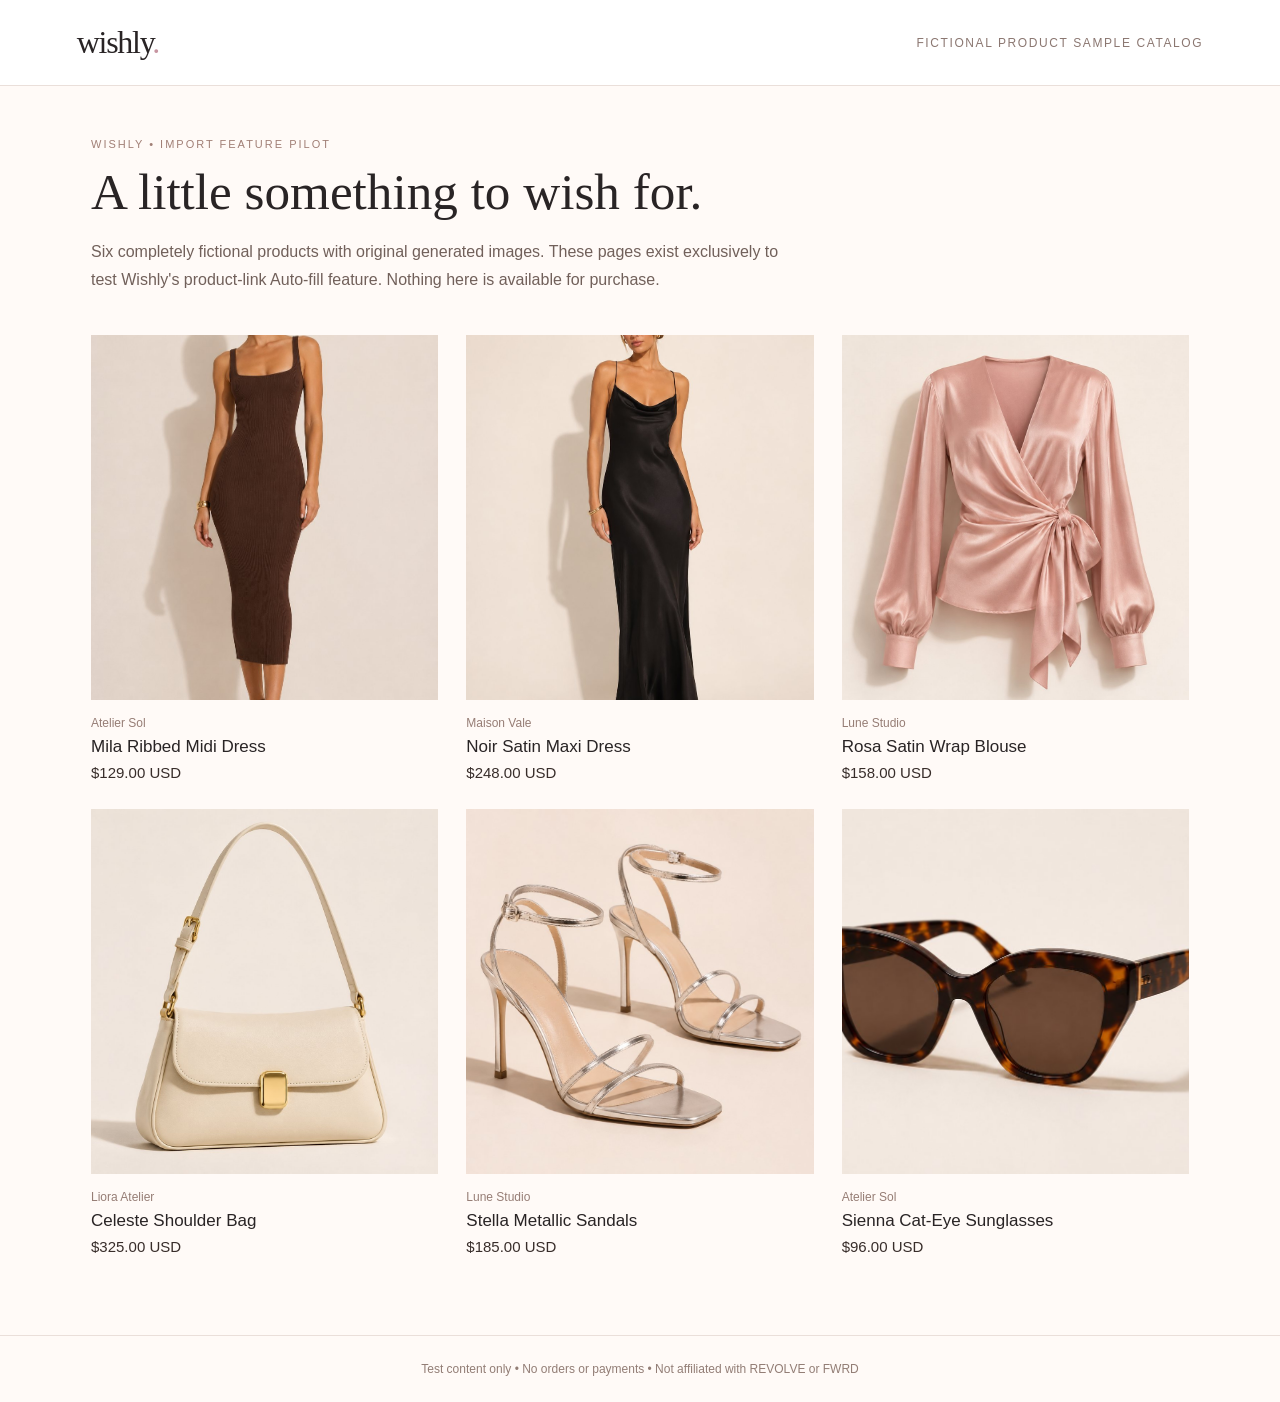
<file: index.html>
<!doctype html><html lang="en"><head><title>Wishly — Fictional Sample Products</title><meta name="viewport" content="width=device-width, initial-scale=1"><meta charset="utf-8"><link rel="stylesheet" href="style.css"><meta name="robots" content="noindex,nofollow"></head><body><header><a class="brand" href="index.html">wishly<span style="color:#c795a1">.</span></a><nav>Fictional product sample catalog</nav></header><main class="wrap"><div class="intro"><span class="eyebrow">Wishly • Import feature pilot</span><h1>A little something to wish for.</h1><p>Six completely fictional products with original generated images. These pages exist exclusively to test Wishly's product-link Auto-fill feature. Nothing here is available for purchase.</p></div><section class="grid"><a class="item" href="products/mila-ribbed-midi-dress/"><img src="images/mila-ribbed-midi-dress.jpg" loading="lazy" alt="Mila Ribbed Midi Dress"><div class="label">Atelier Sol</div><h2>Mila Ribbed Midi Dress</h2><div class="price">$129.00 USD</div></a><a class="item" href="products/noir-satin-maxi-dress/"><img src="images/noir-satin-maxi-dress.jpg" loading="lazy" alt="Noir Satin Maxi Dress"><div class="label">Maison Vale</div><h2>Noir Satin Maxi Dress</h2><div class="price">$248.00 USD</div></a><a class="item" href="products/rosa-satin-wrap-blouse/"><img src="images/rosa-satin-wrap-blouse.jpg" loading="lazy" alt="Rosa Satin Wrap Blouse"><div class="label">Lune Studio</div><h2>Rosa Satin Wrap Blouse</h2><div class="price">$158.00 USD</div></a><a class="item" href="products/celeste-shoulder-bag/"><img src="images/celeste-shoulder-bag.jpg" loading="lazy" alt="Celeste Shoulder Bag"><div class="label">Liora Atelier</div><h2>Celeste Shoulder Bag</h2><div class="price">$325.00 USD</div></a><a class="item" href="products/stella-metallic-sandals/"><img src="images/stella-metallic-sandals.jpg" loading="lazy" alt="Stella Metallic Sandals"><div class="label">Lune Studio</div><h2>Stella Metallic Sandals</h2><div class="price">$185.00 USD</div></a><a class="item" href="products/sienna-cat-eye-sunglasses/"><img src="images/sienna-cat-eye-sunglasses.jpg" loading="lazy" alt="Sienna Cat-Eye Sunglasses"><div class="label">Atelier Sol</div><h2>Sienna Cat-Eye Sunglasses</h2><div class="price">$96.00 USD</div></a></section></main><footer>Test content only • No orders or payments • Not affiliated with REVOLVE or FWRD</footer></body></html>
</file>
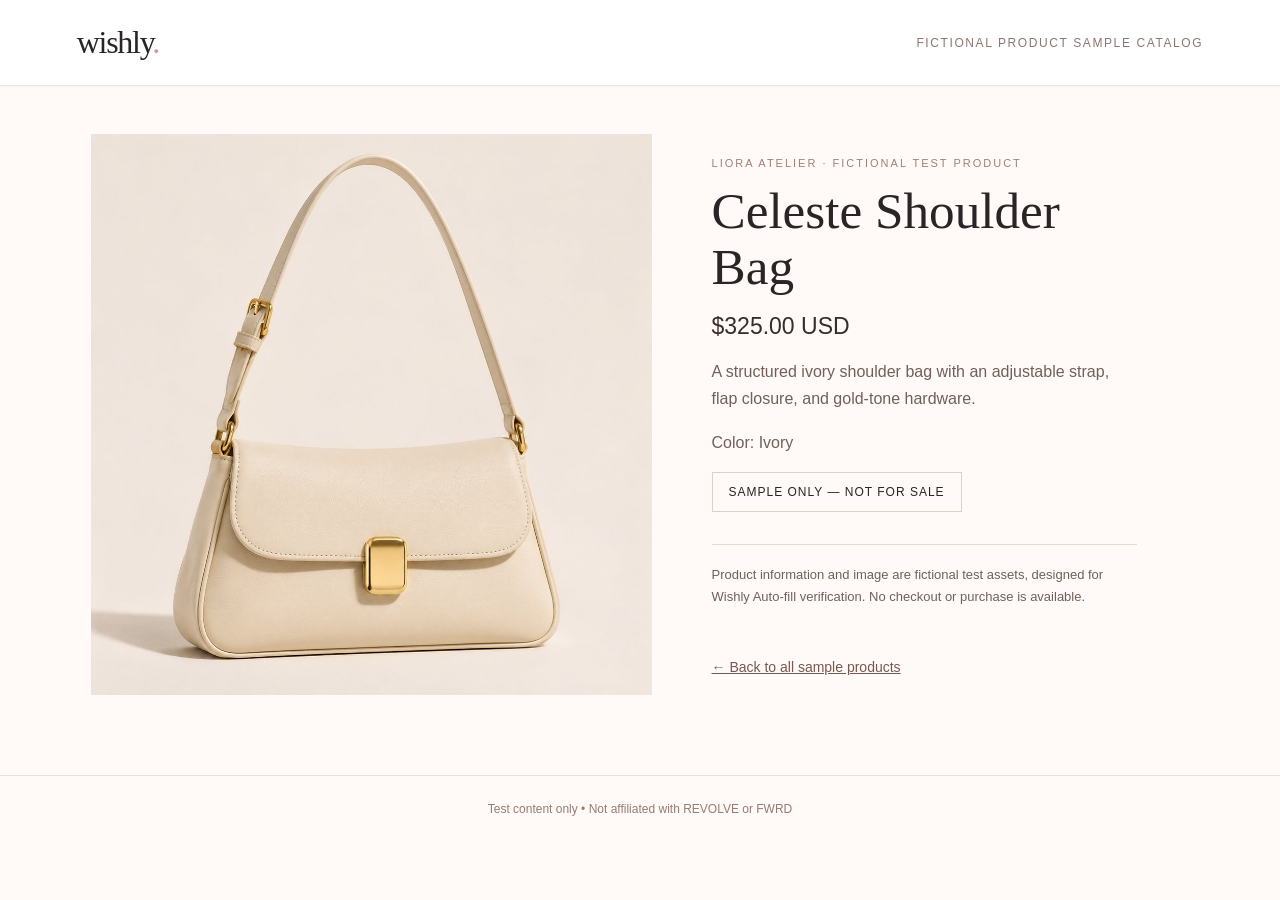
<file: products/celeste-shoulder-bag/index.html>
<!doctype html><html lang="en"><head><title>Celeste Shoulder Bag | Wishly Samples</title><meta name="viewport" content="width=device-width, initial-scale=1"><meta charset="utf-8"><link rel="stylesheet" href="../../style.css"><meta name="description" content="A structured ivory shoulder bag with an adjustable strap, flap closure, and gold-tone hardware."><meta name="robots" content="noindex,nofollow"><meta property="og:type" content="product"><meta property="og:title" content="Celeste Shoulder Bag"><meta property="og:description" content="A structured ivory shoulder bag with an adjustable strap, flap closure, and gold-tone hardware."><meta property="og:image" content="../../images/celeste-shoulder-bag.jpg"><meta property="product:price:amount" content="325.00"><meta property="product:price:currency" content="USD"><script type="application/ld+json">{"@context": "https://schema.org", "@type": "Product", "name": "Celeste Shoulder Bag", "description": "A structured ivory shoulder bag with an adjustable strap, flap closure, and gold-tone hardware.", "brand": {"@type": "Brand", "name": "Liora Atelier"}, "color": "Ivory", "image": "../../images/celeste-shoulder-bag.jpg", "sku": "WISHLY-TEST-CELESTE-SHOULDER-BAG", "offers": {"@type": "Offer", "priceCurrency": "USD", "price": "325.00", "availability": "https://schema.org/InStock"}}</script></head><body><header><a class="brand" href="../../index.html">wishly<span style="color:#c795a1">.</span></a><nav>Fictional product sample catalog</nav></header><main class="wrap"><div class="detail"><img src="../../images/celeste-shoulder-bag.jpg" alt="Celeste Shoulder Bag"><section class="content"><span class="eyebrow">Liora Atelier · Fictional test product</span><h1>Celeste Shoulder Bag</h1><div class="price">$325.00 USD</div><p>A structured ivory shoulder bag with an adjustable strap, flap closure, and gold-tone hardware.</p><p>Color: Ivory</p><div class="pill">Sample only — not for sale</div><p class="note">Product information and image are fictional test assets, designed for Wishly Auto-fill verification. No checkout or purchase is available.</p><a class="back" href="../../index.html">← Back to all sample products</a></section></div></main><footer>Test content only • Not affiliated with REVOLVE or FWRD</footer></body></html>
</file>
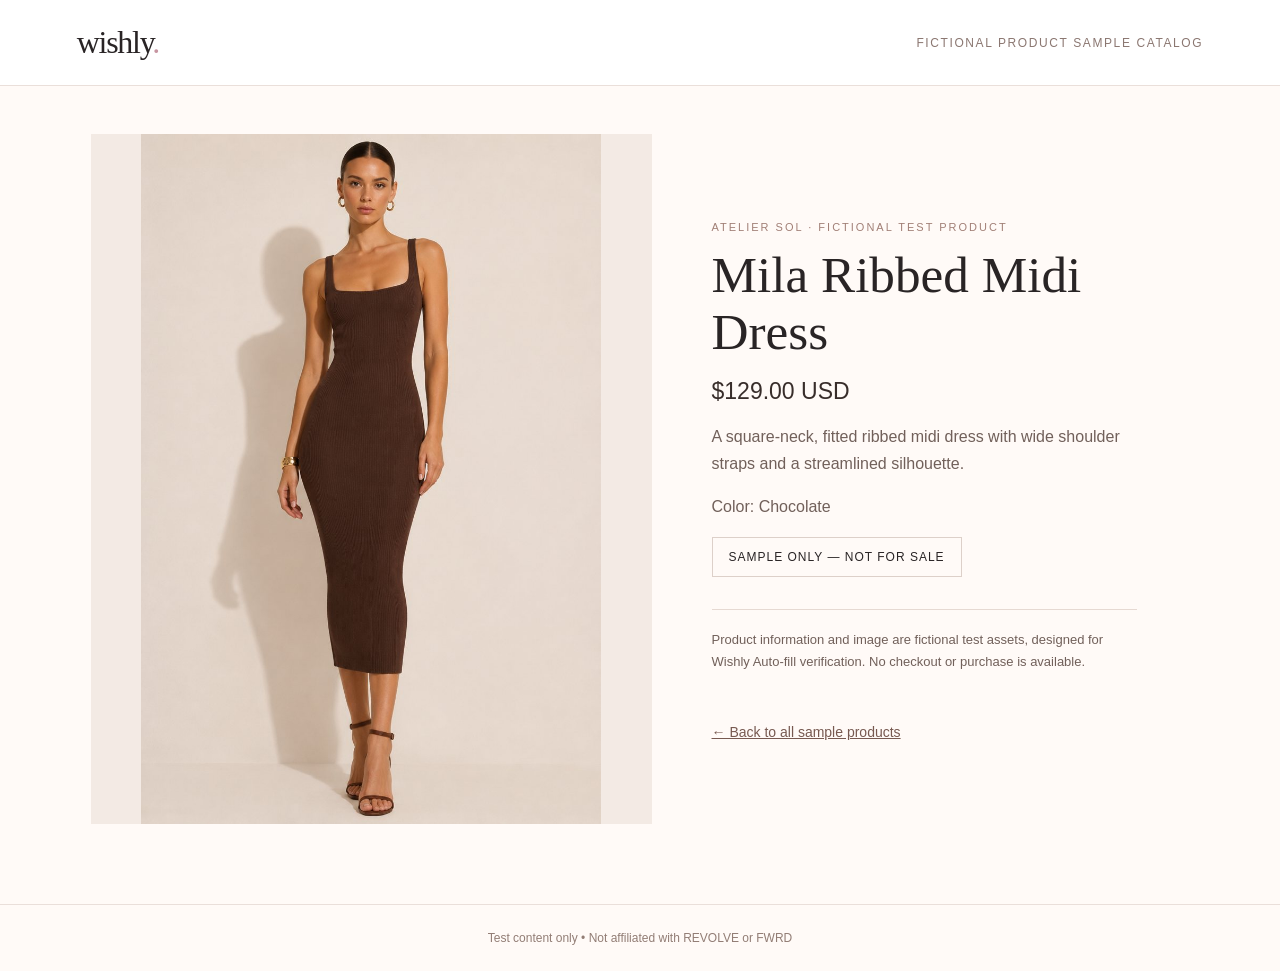
<file: products/mila-ribbed-midi-dress/index.html>
<!doctype html><html lang="en"><head><title>Mila Ribbed Midi Dress | Wishly Samples</title><meta name="viewport" content="width=device-width, initial-scale=1"><meta charset="utf-8"><link rel="stylesheet" href="../../style.css"><meta name="description" content="A square-neck, fitted ribbed midi dress with wide shoulder straps and a streamlined silhouette."><meta name="robots" content="noindex,nofollow"><meta property="og:type" content="product"><meta property="og:title" content="Mila Ribbed Midi Dress"><meta property="og:description" content="A square-neck, fitted ribbed midi dress with wide shoulder straps and a streamlined silhouette."><meta property="og:image" content="../../images/mila-ribbed-midi-dress.jpg"><meta property="product:price:amount" content="129.00"><meta property="product:price:currency" content="USD"><script type="application/ld+json">{"@context": "https://schema.org", "@type": "Product", "name": "Mila Ribbed Midi Dress", "description": "A square-neck, fitted ribbed midi dress with wide shoulder straps and a streamlined silhouette.", "brand": {"@type": "Brand", "name": "Atelier Sol"}, "color": "Chocolate", "image": "../../images/mila-ribbed-midi-dress.jpg", "sku": "WISHLY-TEST-MILA-RIBBED-MIDI-DRESS", "offers": {"@type": "Offer", "priceCurrency": "USD", "price": "129.00", "availability": "https://schema.org/InStock"}}</script></head><body><header><a class="brand" href="../../index.html">wishly<span style="color:#c795a1">.</span></a><nav>Fictional product sample catalog</nav></header><main class="wrap"><div class="detail"><img src="../../images/mila-ribbed-midi-dress.jpg" alt="Mila Ribbed Midi Dress"><section class="content"><span class="eyebrow">Atelier Sol · Fictional test product</span><h1>Mila Ribbed Midi Dress</h1><div class="price">$129.00 USD</div><p>A square-neck, fitted ribbed midi dress with wide shoulder straps and a streamlined silhouette.</p><p>Color: Chocolate</p><div class="pill">Sample only — not for sale</div><p class="note">Product information and image are fictional test assets, designed for Wishly Auto-fill verification. No checkout or purchase is available.</p><a class="back" href="../../index.html">← Back to all sample products</a></section></div></main><footer>Test content only • Not affiliated with REVOLVE or FWRD</footer></body></html>
</file>
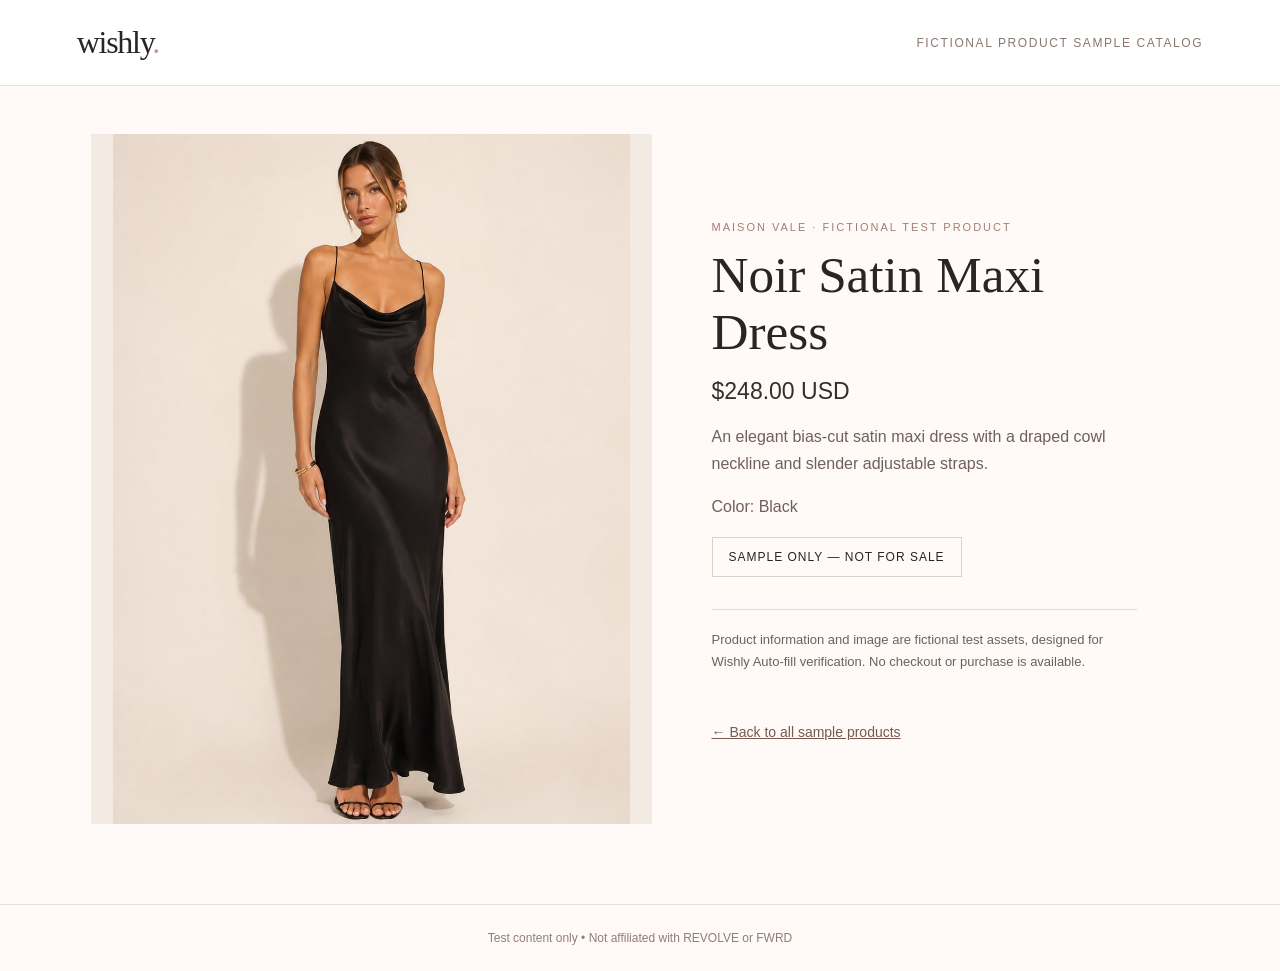
<file: products/noir-satin-maxi-dress/index.html>
<!doctype html><html lang="en"><head><title>Noir Satin Maxi Dress | Wishly Samples</title><meta name="viewport" content="width=device-width, initial-scale=1"><meta charset="utf-8"><link rel="stylesheet" href="../../style.css"><meta name="description" content="An elegant bias-cut satin maxi dress with a draped cowl neckline and slender adjustable straps."><meta name="robots" content="noindex,nofollow"><meta property="og:type" content="product"><meta property="og:title" content="Noir Satin Maxi Dress"><meta property="og:description" content="An elegant bias-cut satin maxi dress with a draped cowl neckline and slender adjustable straps."><meta property="og:image" content="../../images/noir-satin-maxi-dress.jpg"><meta property="product:price:amount" content="248.00"><meta property="product:price:currency" content="USD"><script type="application/ld+json">{"@context": "https://schema.org", "@type": "Product", "name": "Noir Satin Maxi Dress", "description": "An elegant bias-cut satin maxi dress with a draped cowl neckline and slender adjustable straps.", "brand": {"@type": "Brand", "name": "Maison Vale"}, "color": "Black", "image": "../../images/noir-satin-maxi-dress.jpg", "sku": "WISHLY-TEST-NOIR-SATIN-MAXI-DRESS", "offers": {"@type": "Offer", "priceCurrency": "USD", "price": "248.00", "availability": "https://schema.org/InStock"}}</script></head><body><header><a class="brand" href="../../index.html">wishly<span style="color:#c795a1">.</span></a><nav>Fictional product sample catalog</nav></header><main class="wrap"><div class="detail"><img src="../../images/noir-satin-maxi-dress.jpg" alt="Noir Satin Maxi Dress"><section class="content"><span class="eyebrow">Maison Vale · Fictional test product</span><h1>Noir Satin Maxi Dress</h1><div class="price">$248.00 USD</div><p>An elegant bias-cut satin maxi dress with a draped cowl neckline and slender adjustable straps.</p><p>Color: Black</p><div class="pill">Sample only — not for sale</div><p class="note">Product information and image are fictional test assets, designed for Wishly Auto-fill verification. No checkout or purchase is available.</p><a class="back" href="../../index.html">← Back to all sample products</a></section></div></main><footer>Test content only • Not affiliated with REVOLVE or FWRD</footer></body></html>
</file>
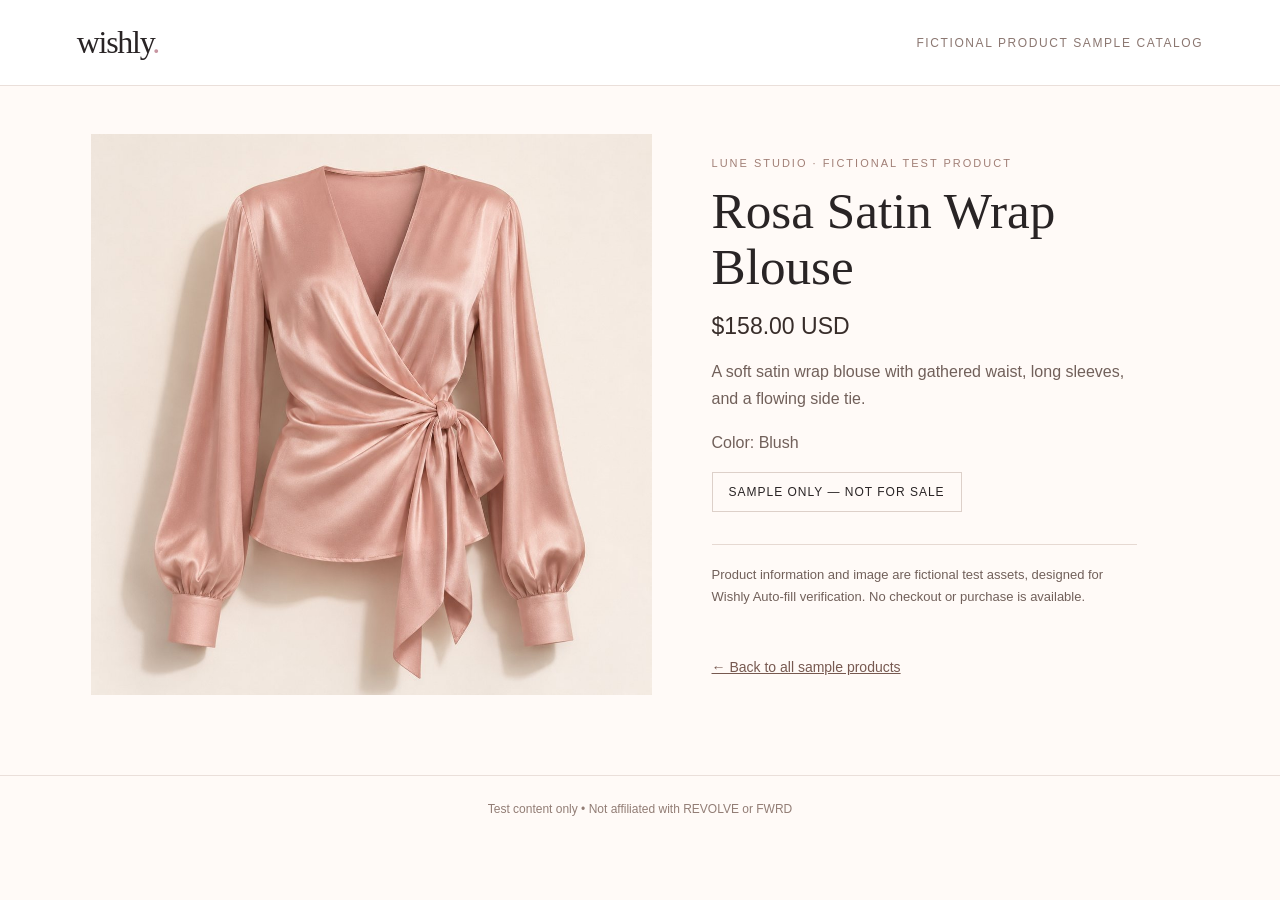
<file: products/rosa-satin-wrap-blouse/index.html>
<!doctype html><html lang="en"><head><title>Rosa Satin Wrap Blouse | Wishly Samples</title><meta name="viewport" content="width=device-width, initial-scale=1"><meta charset="utf-8"><link rel="stylesheet" href="../../style.css"><meta name="description" content="A soft satin wrap blouse with gathered waist, long sleeves, and a flowing side tie."><meta name="robots" content="noindex,nofollow"><meta property="og:type" content="product"><meta property="og:title" content="Rosa Satin Wrap Blouse"><meta property="og:description" content="A soft satin wrap blouse with gathered waist, long sleeves, and a flowing side tie."><meta property="og:image" content="../../images/rosa-satin-wrap-blouse.jpg"><meta property="product:price:amount" content="158.00"><meta property="product:price:currency" content="USD"><script type="application/ld+json">{"@context": "https://schema.org", "@type": "Product", "name": "Rosa Satin Wrap Blouse", "description": "A soft satin wrap blouse with gathered waist, long sleeves, and a flowing side tie.", "brand": {"@type": "Brand", "name": "Lune Studio"}, "color": "Blush", "image": "../../images/rosa-satin-wrap-blouse.jpg", "sku": "WISHLY-TEST-ROSA-SATIN-WRAP-BLOUSE", "offers": {"@type": "Offer", "priceCurrency": "USD", "price": "158.00", "availability": "https://schema.org/InStock"}}</script></head><body><header><a class="brand" href="../../index.html">wishly<span style="color:#c795a1">.</span></a><nav>Fictional product sample catalog</nav></header><main class="wrap"><div class="detail"><img src="../../images/rosa-satin-wrap-blouse.jpg" alt="Rosa Satin Wrap Blouse"><section class="content"><span class="eyebrow">Lune Studio · Fictional test product</span><h1>Rosa Satin Wrap Blouse</h1><div class="price">$158.00 USD</div><p>A soft satin wrap blouse with gathered waist, long sleeves, and a flowing side tie.</p><p>Color: Blush</p><div class="pill">Sample only — not for sale</div><p class="note">Product information and image are fictional test assets, designed for Wishly Auto-fill verification. No checkout or purchase is available.</p><a class="back" href="../../index.html">← Back to all sample products</a></section></div></main><footer>Test content only • Not affiliated with REVOLVE or FWRD</footer></body></html>
</file>
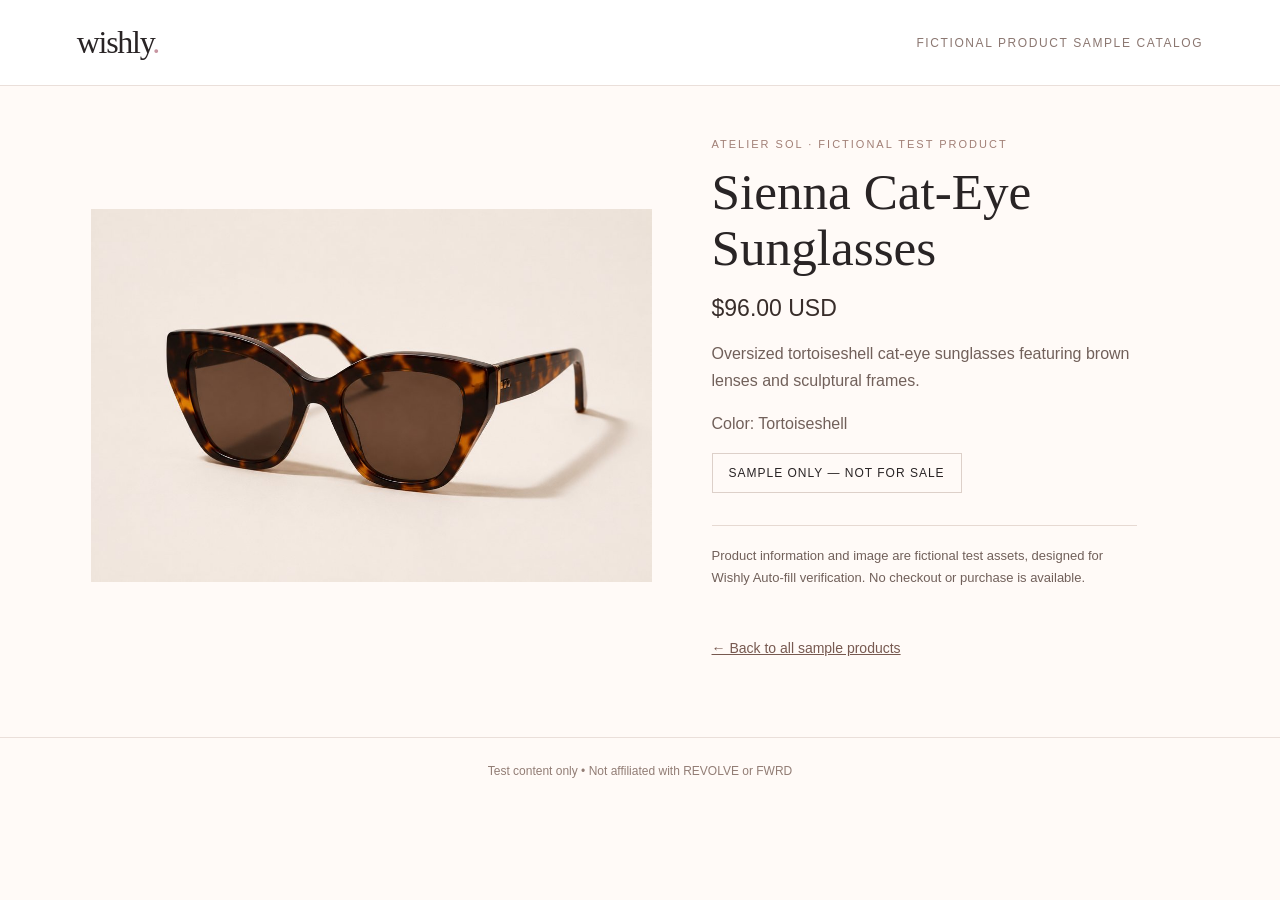
<file: products/sienna-cat-eye-sunglasses/index.html>
<!doctype html><html lang="en"><head><title>Sienna Cat-Eye Sunglasses | Wishly Samples</title><meta name="viewport" content="width=device-width, initial-scale=1"><meta charset="utf-8"><link rel="stylesheet" href="../../style.css"><meta name="description" content="Oversized tortoiseshell cat-eye sunglasses featuring brown lenses and sculptural frames."><meta name="robots" content="noindex,nofollow"><meta property="og:type" content="product"><meta property="og:title" content="Sienna Cat-Eye Sunglasses"><meta property="og:description" content="Oversized tortoiseshell cat-eye sunglasses featuring brown lenses and sculptural frames."><meta property="og:image" content="../../images/sienna-cat-eye-sunglasses.jpg"><meta property="product:price:amount" content="96.00"><meta property="product:price:currency" content="USD"><script type="application/ld+json">{"@context": "https://schema.org", "@type": "Product", "name": "Sienna Cat-Eye Sunglasses", "description": "Oversized tortoiseshell cat-eye sunglasses featuring brown lenses and sculptural frames.", "brand": {"@type": "Brand", "name": "Atelier Sol"}, "color": "Tortoiseshell", "image": "../../images/sienna-cat-eye-sunglasses.jpg", "sku": "WISHLY-TEST-SIENNA-CAT-EYE-SUNGLASSES", "offers": {"@type": "Offer", "priceCurrency": "USD", "price": "96.00", "availability": "https://schema.org/InStock"}}</script></head><body><header><a class="brand" href="../../index.html">wishly<span style="color:#c795a1">.</span></a><nav>Fictional product sample catalog</nav></header><main class="wrap"><div class="detail"><img src="../../images/sienna-cat-eye-sunglasses.jpg" alt="Sienna Cat-Eye Sunglasses"><section class="content"><span class="eyebrow">Atelier Sol · Fictional test product</span><h1>Sienna Cat-Eye Sunglasses</h1><div class="price">$96.00 USD</div><p>Oversized tortoiseshell cat-eye sunglasses featuring brown lenses and sculptural frames.</p><p>Color: Tortoiseshell</p><div class="pill">Sample only — not for sale</div><p class="note">Product information and image are fictional test assets, designed for Wishly Auto-fill verification. No checkout or purchase is available.</p><a class="back" href="../../index.html">← Back to all sample products</a></section></div></main><footer>Test content only • Not affiliated with REVOLVE or FWRD</footer></body></html>
</file>
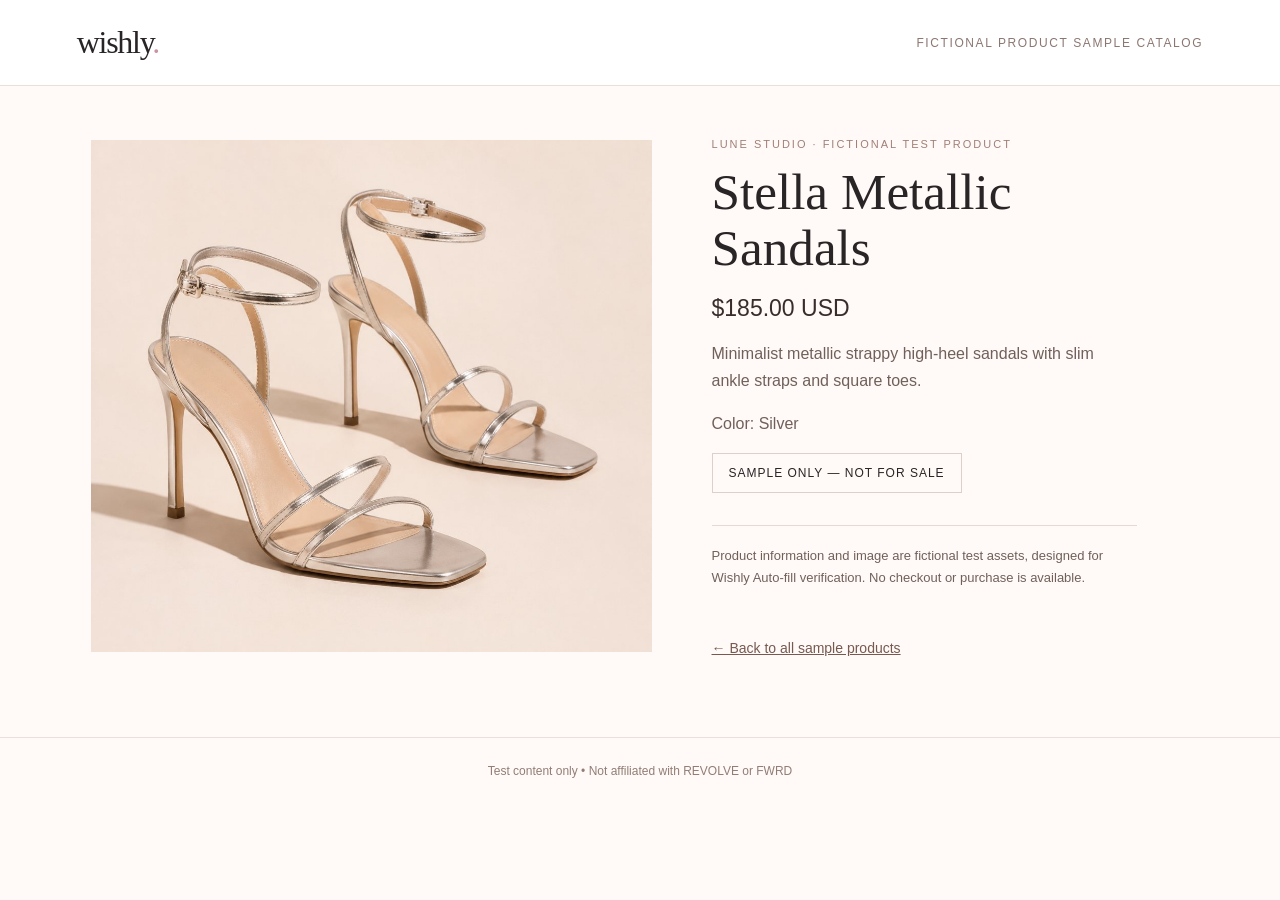
<file: products/stella-metallic-sandals/index.html>
<!doctype html><html lang="en"><head><title>Stella Metallic Sandals | Wishly Samples</title><meta name="viewport" content="width=device-width, initial-scale=1"><meta charset="utf-8"><link rel="stylesheet" href="../../style.css"><meta name="description" content="Minimalist metallic strappy high-heel sandals with slim ankle straps and square toes."><meta name="robots" content="noindex,nofollow"><meta property="og:type" content="product"><meta property="og:title" content="Stella Metallic Sandals"><meta property="og:description" content="Minimalist metallic strappy high-heel sandals with slim ankle straps and square toes."><meta property="og:image" content="../../images/stella-metallic-sandals.jpg"><meta property="product:price:amount" content="185.00"><meta property="product:price:currency" content="USD"><script type="application/ld+json">{"@context": "https://schema.org", "@type": "Product", "name": "Stella Metallic Sandals", "description": "Minimalist metallic strappy high-heel sandals with slim ankle straps and square toes.", "brand": {"@type": "Brand", "name": "Lune Studio"}, "color": "Silver", "image": "../../images/stella-metallic-sandals.jpg", "sku": "WISHLY-TEST-STELLA-METALLIC-SANDALS", "offers": {"@type": "Offer", "priceCurrency": "USD", "price": "185.00", "availability": "https://schema.org/InStock"}}</script></head><body><header><a class="brand" href="../../index.html">wishly<span style="color:#c795a1">.</span></a><nav>Fictional product sample catalog</nav></header><main class="wrap"><div class="detail"><img src="../../images/stella-metallic-sandals.jpg" alt="Stella Metallic Sandals"><section class="content"><span class="eyebrow">Lune Studio · Fictional test product</span><h1>Stella Metallic Sandals</h1><div class="price">$185.00 USD</div><p>Minimalist metallic strappy high-heel sandals with slim ankle straps and square toes.</p><p>Color: Silver</p><div class="pill">Sample only — not for sale</div><p class="note">Product information and image are fictional test assets, designed for Wishly Auto-fill verification. No checkout or purchase is available.</p><a class="back" href="../../index.html">← Back to all sample products</a></section></div></main><footer>Test content only • Not affiliated with REVOLVE or FWRD</footer></body></html>
</file>
<file: style.css>
*{box-sizing:border-box}body{margin:0;color:#292425;font-family:Arial,Helvetica,sans-serif;background:#fffaf7}header{border-bottom:1px solid #eadfda;padding:24px 6%;display:flex;align-items:center;justify-content:space-between;background:#fff}header a{text-decoration:none;color:inherit}.brand{font-family:Georgia,serif;font-size:32px;letter-spacing:-1.3px}nav{font-size:12px;letter-spacing:1.6px;text-transform:uppercase;color:#8b7771}.wrap{max-width:1150px;margin:auto;padding:48px 26px 80px}.eyebrow{letter-spacing:2px;text-transform:uppercase;font-size:11px;color:#a17f76}.intro{max-width:700px}h1{font-size:clamp(32px,4vw,56px);line-height:1.1;font-weight:400;font-family:Georgia,serif;margin:12px 0 18px}p{line-height:1.7;color:#71605a}.grid{display:grid;grid-template-columns:repeat(3,minmax(0,1fr));gap:28px;margin-top:42px}.item{color:inherit;text-decoration:none}.item img{width:100%;height:365px;object-fit:cover;background:#f4eeea;display:block}.item .label{font-size:12px;color:#967d75;margin-top:16px}.item h2{font-weight:500;font-size:17px;margin:7px 0}.price{font-size:15px;color:#382d2a}.detail{display:grid;grid-template-columns:1.08fr 0.92fr;gap:60px;align-items:center}.detail img{width:100%;max-height:690px;object-fit:contain;background:#f3eae4}.detail .content{max-width:425px}.detail h1{font-size:clamp(38px,4vw,60px)}.detail .price{font-size:23px;margin:18px 0}.pill{display:inline-block;padding:12px 16px;border:1px solid #ddd0c9;font-size:12px;letter-spacing:1px;text-transform:uppercase}.note{border-top:1px solid #e6d9d2;padding-top:19px;margin-top:32px;font-size:13px}.back{display:inline-block;margin-top:38px;color:#775950;text-decoration:underline;font-size:14px}footer{padding:26px 6%;border-top:1px solid #eadfda;font-size:12px;color:#927d75;text-align:center}@media(max-width:780px){.grid{grid-template-columns:repeat(2,minmax(0,1fr));gap:18px}.item img{height:260px}.detail{grid-template-columns:1fr;gap:24px}.wrap{padding:32px 18px 60px}}@media(max-width:420px){.grid{grid-template-columns:1fr}.item img{height:380px}}
</file>
